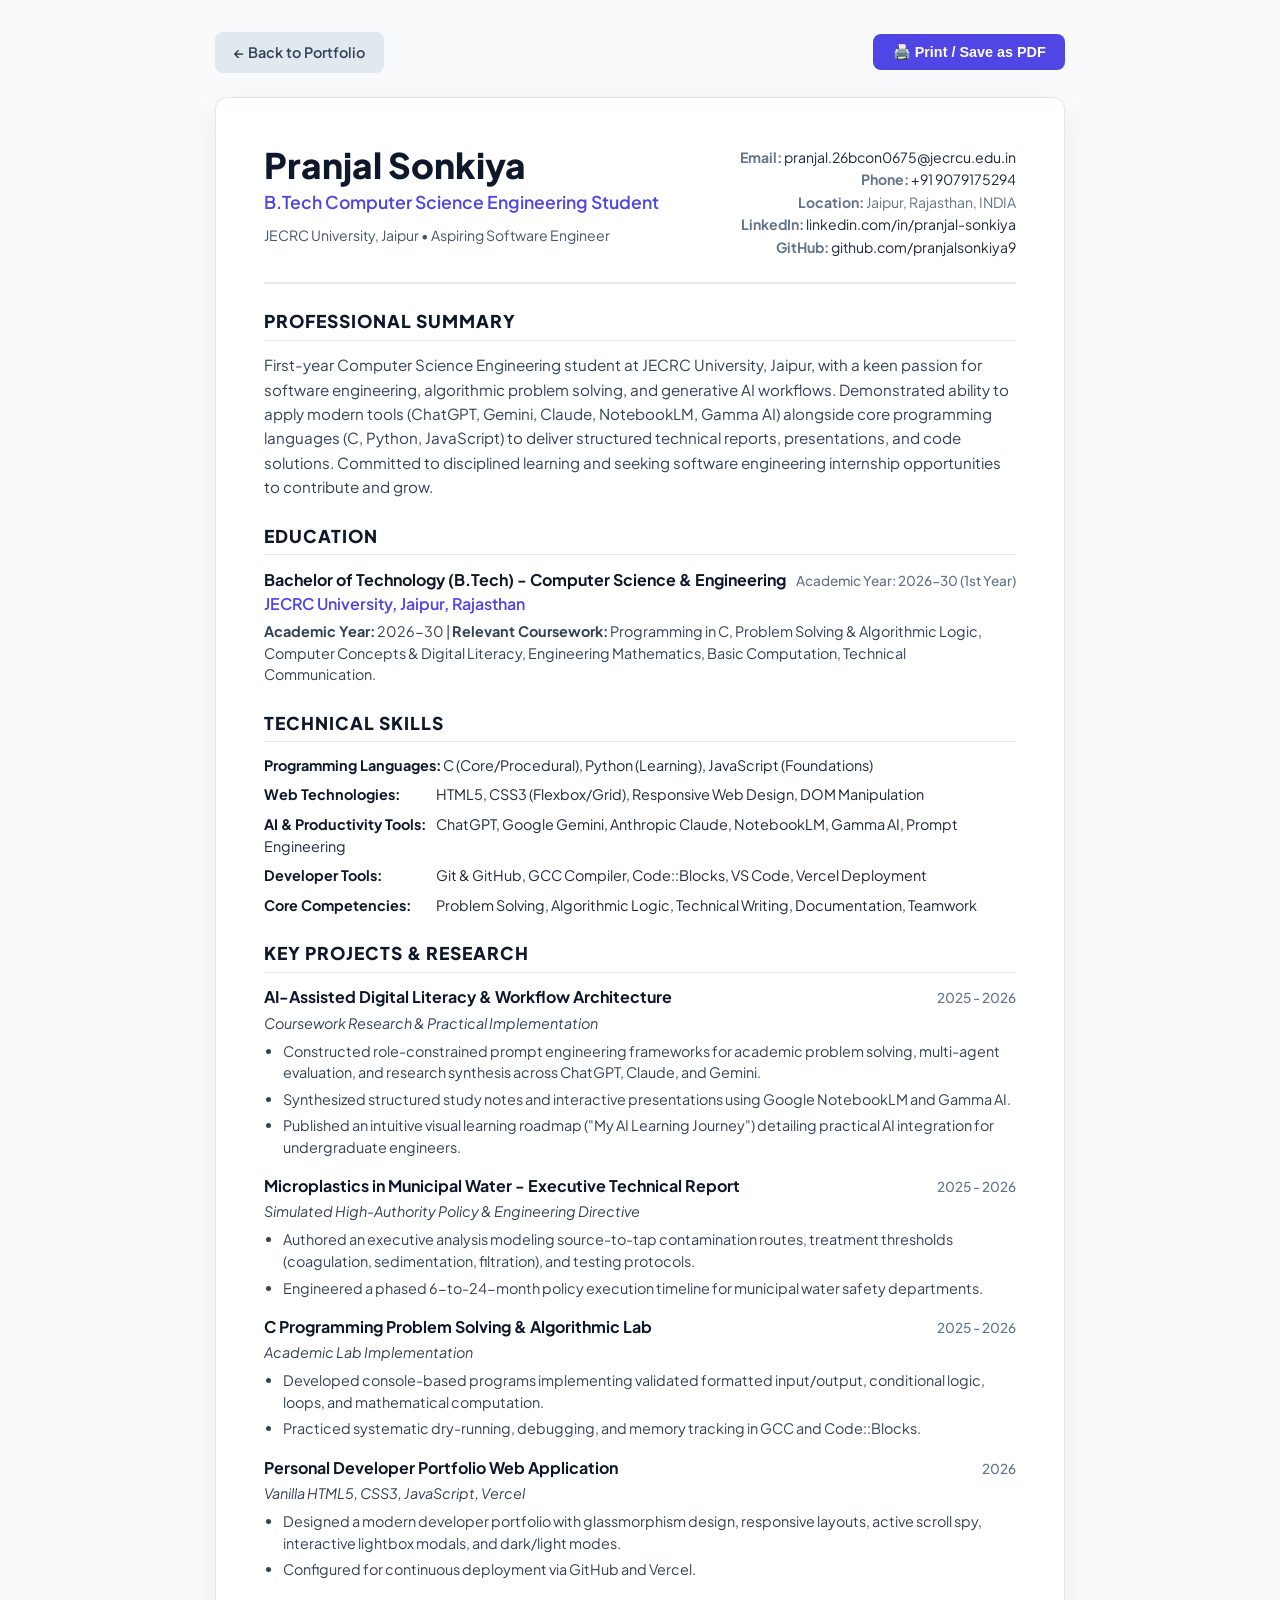
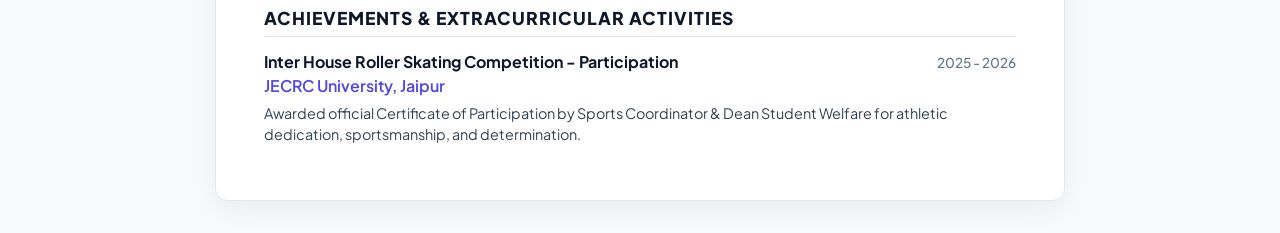
<file: resume.html>
<!DOCTYPE html>
<html lang="en">
<head>
  <meta charset="UTF-8">
  <meta name="viewport" content="width=device-width, initial-scale=1.0">
  <title>Pranjal Sonkiya - Resume | B.Tech CSE Student</title>
  <meta name="description" content="Official Resume of Pranjal Sonkiya, B.Tech CSE 1st Year student at JECRC University, Jaipur.">
  <link rel="preconnect" href="https://fonts.googleapis.com">
  <link rel="preconnect" href="https://fonts.gstatic.com" crossorigin>
  <link href="https://fonts.googleapis.com/css2?family=Plus+Jakarta+Sans:wght@400;500;600;700;800&family=JetBrains+Mono:wght@400;500;600&display=swap" rel="stylesheet">
  <style>
    :root {
      --primary: #0f172a;
      --accent: #4f46e5;
      --text: #1e293b;
      --text-muted: #64748b;
      --border: #e2e8f0;
      --bg: #f8fafc;
      --card: #ffffff;
    }

    * {
      box-sizing: border-box;
      margin: 0;
      padding: 0;
    }

    body {
      font-family: 'Plus Jakarta Sans', sans-serif;
      background-color: var(--bg);
      color: var(--text);
      line-height: 1.5;
      padding: 2rem 1rem;
    }

    .toolbar {
      max-width: 850px;
      margin: 0 auto 1.5rem;
      display: flex;
      justify-content: space-between;
      align-items: center;
    }

    .btn {
      display: inline-flex;
      align-items: center;
      gap: 0.5rem;
      padding: 0.6rem 1.2rem;
      border-radius: 8px;
      font-weight: 600;
      font-size: 0.9rem;
      text-decoration: none;
      cursor: pointer;
      border: none;
      transition: all 0.2s;
    }

    .btn-back {
      background: #e2e8f0;
      color: #334155;
    }
    .btn-back:hover {
      background: #cbd5e1;
    }

    .btn-print {
      background: var(--accent);
      color: #fff;
    }
    .btn-print:hover {
      background: #4338ca;
    }

    .resume-paper {
      max-width: 850px;
      margin: 0 auto;
      background: var(--card);
      border: 1px solid var(--border);
      border-radius: 12px;
      padding: 3rem;
      box-shadow: 0 10px 30px rgba(0, 0, 0, 0.06);
    }

    .header-section {
      border-bottom: 2px solid var(--border);
      padding-bottom: 1.5rem;
      margin-bottom: 1.5rem;
      display: flex;
      justify-content: space-between;
      align-items: flex-start;
    }

    .candidate-name {
      font-size: 2.2rem;
      font-weight: 800;
      color: var(--primary);
      line-height: 1.1;
      margin-bottom: 0.3rem;
    }

    .candidate-subtitle {
      font-size: 1.1rem;
      color: var(--accent);
      font-weight: 600;
      margin-bottom: 0.6rem;
    }

    .contact-info {
      font-size: 0.88rem;
      color: var(--text-muted);
      line-height: 1.6;
      text-align: right;
    }

    .contact-info a {
      color: var(--text);
      text-decoration: none;
    }
    .contact-info a:hover {
      color: var(--accent);
      text-decoration: underline;
    }

    .section-title {
      font-size: 1.1rem;
      font-weight: 800;
      text-transform: uppercase;
      letter-spacing: 1px;
      color: var(--primary);
      border-bottom: 1.5px solid var(--border);
      padding-bottom: 0.3rem;
      margin: 1.5rem 0 0.8rem;
    }

    .summary-text {
      font-size: 0.95rem;
      color: #334155;
      line-height: 1.6;
    }

    .item-header {
      display: flex;
      justify-content: space-between;
      align-items: baseline;
      margin-bottom: 0.2rem;
    }

    .item-title {
      font-size: 1rem;
      font-weight: 700;
      color: var(--primary);
    }

    .item-org {
      font-weight: 600;
      color: var(--accent);
    }

    .item-date {
      font-size: 0.85rem;
      color: var(--text-muted);
      font-weight: 500;
    }

    .item-desc {
      font-size: 0.9rem;
      color: #334155;
      margin-bottom: 0.4rem;
    }

    ul.bullet-list {
      padding-left: 1.2rem;
      font-size: 0.9rem;
      color: #334155;
      margin-bottom: 0.8rem;
    }

    ul.bullet-list li {
      margin-bottom: 0.3rem;
    }

    .skills-row {
      margin-bottom: 0.5rem;
      font-size: 0.9rem;
    }

    .skills-label {
      font-weight: 700;
      color: var(--primary);
      display: inline-block;
      min-width: 170px;
    }

    @media print {
      body {
        background: #fff;
        padding: 0;
      }
      .toolbar {
        display: none !important;
      }
      .resume-paper {
        border: none;
        box-shadow: none;
        padding: 0;
        margin: 0;
        max-width: 100%;
      }
    }

    @media (max-width: 600px) {
      .header-section {
        flex-direction: column;
        gap: 1rem;
      }
      .contact-info {
        text-align: left;
      }
      .resume-paper {
        padding: 1.5rem;
      }
    }
  </style>
</head>
<body>
  <div class="toolbar">
    <a href="index.html" class="btn btn-back">← Back to Portfolio</a>
    <button onclick="window.print()" class="btn btn-print">🖨️ Print / Save as PDF</button>
  </div>

  <div class="resume-paper">
    <!-- Header -->
    <header class="header-section">
      <div>
        <h1 class="candidate-name">Pranjal Sonkiya</h1>
        <p class="candidate-subtitle">B.Tech Computer Science Engineering Student</p>
        <p style="font-size: 0.88rem; color: #475569;">JECRC University, Jaipur • Aspiring Software Engineer</p>
      </div>
      <div class="contact-info">
        <div><strong>Email:</strong> <a href="mailto:pranjal.26bcon0675@jecrcu.edu.in">pranjal.26bcon0675@jecrcu.edu.in</a></div>
        <div><strong>Phone:</strong> <a href="tel:9079175294">+91 9079175294</a></div>
        <div><strong>Location:</strong> Jaipur, Rajasthan, INDIA</div>
        <div><strong>LinkedIn:</strong> <a href="https://www.linkedin.com/in/pranjal-sonkiya-b70b28413/" target="_blank">linkedin.com/in/pranjal-sonkiya</a></div>
        <div><strong>GitHub:</strong> <a href="https://github.com/pranjalsonkiya9" target="_blank">github.com/pranjalsonkiya9</a></div>
      </div>
    </header>

    <!-- Professional Summary -->
    <section>
      <h2 class="section-title">Professional Summary</h2>
      <p class="summary-text">
        First-year Computer Science Engineering student at JECRC University, Jaipur, with a keen passion for 
        software engineering, algorithmic problem solving, and generative AI workflows. Demonstrated ability 
        to apply modern tools (ChatGPT, Gemini, Claude, NotebookLM, Gamma AI) alongside core programming languages 
        (C, Python, JavaScript) to deliver structured technical reports, presentations, and code solutions. 
        Committed to disciplined learning and seeking software engineering internship opportunities to contribute and grow.
      </p>
    </section>

    <!-- Education -->
    <section>
      <h2 class="section-title">Education</h2>
      <div class="item-header">
        <div>
          <span class="item-title">Bachelor of Technology (B.Tech) - Computer Science & Engineering</span>
          <div class="item-org">JECRC University, Jaipur, Rajasthan</div>
        </div>
        <span class="item-date">Academic Year: 2026-30 (1st Year)</span>
      </div>
      <p class="item-desc" style="margin-top: 0.3rem;">
        <strong>Academic Year:</strong> 2026-30 | <strong>Relevant Coursework:</strong> Programming in C, Problem Solving & Algorithmic Logic, Computer Concepts & Digital Literacy, 
        Engineering Mathematics, Basic Computation, Technical Communication.
      </p>
    </section>

    <!-- Technical Skills -->
    <section>
      <h2 class="section-title">Technical Skills</h2>
      <div class="skills-row">
        <span class="skills-label">Programming Languages:</span>
        <span>C (Core/Procedural), Python (Learning), JavaScript (Foundations)</span>
      </div>
      <div class="skills-row">
        <span class="skills-label">Web Technologies:</span>
        <span>HTML5, CSS3 (Flexbox/Grid), Responsive Web Design, DOM Manipulation</span>
      </div>
      <div class="skills-row">
        <span class="skills-label">AI & Productivity Tools:</span>
        <span>ChatGPT, Google Gemini, Anthropic Claude, NotebookLM, Gamma AI, Prompt Engineering</span>
      </div>
      <div class="skills-row">
        <span class="skills-label">Developer Tools:</span>
        <span>Git & GitHub, GCC Compiler, Code::Blocks, VS Code, Vercel Deployment</span>
      </div>
      <div class="skills-row">
        <span class="skills-label">Core Competencies:</span>
        <span>Problem Solving, Algorithmic Logic, Technical Writing, Documentation, Teamwork</span>
      </div>
    </section>

    <!-- Projects -->
    <section>
      <h2 class="section-title">Key Projects & Research</h2>

      <div style="margin-bottom: 1rem;">
        <div class="item-header">
          <span class="item-title">AI-Assisted Digital Literacy & Workflow Architecture</span>
          <span class="item-date">2025 - 2026</span>
        </div>
        <p class="item-desc"><em>Coursework Research & Practical Implementation</em></p>
        <ul class="bullet-list">
          <li>Constructed role-constrained prompt engineering frameworks for academic problem solving, multi-agent evaluation, and research synthesis across ChatGPT, Claude, and Gemini.</li>
          <li>Synthesized structured study notes and interactive presentations using Google NotebookLM and Gamma AI.</li>
          <li>Published an intuitive visual learning roadmap ("My AI Learning Journey") detailing practical AI integration for undergraduate engineers.</li>
        </ul>
      </div>

      <div style="margin-bottom: 1rem;">
        <div class="item-header">
          <span class="item-title">Microplastics in Municipal Water - Executive Technical Report</span>
          <span class="item-date">2025 - 2026</span>
        </div>
        <p class="item-desc"><em>Simulated High-Authority Policy & Engineering Directive</em></p>
        <ul class="bullet-list">
          <li>Authored an executive analysis modeling source-to-tap contamination routes, treatment thresholds (coagulation, sedimentation, filtration), and testing protocols.</li>
          <li>Engineered a phased 6-to-24-month policy execution timeline for municipal water safety departments.</li>
        </ul>
      </div>

      <div style="margin-bottom: 1rem;">
        <div class="item-header">
          <span class="item-title">C Programming Problem Solving & Algorithmic Lab</span>
          <span class="item-date">2025 - 2026</span>
        </div>
        <p class="item-desc"><em>Academic Lab Implementation</em></p>
        <ul class="bullet-list">
          <li>Developed console-based programs implementing validated formatted input/output, conditional logic, loops, and mathematical computation.</li>
          <li>Practiced systematic dry-running, debugging, and memory tracking in GCC and Code::Blocks.</li>
        </ul>
      </div>

      <div>
        <div class="item-header">
          <span class="item-title">Personal Developer Portfolio Web Application</span>
          <span class="item-date">2026</span>
        </div>
        <p class="item-desc"><em>Vanilla HTML5, CSS3, JavaScript, Vercel</em></p>
        <ul class="bullet-list">
          <li>Designed a modern developer portfolio with glassmorphism design, responsive layouts, active scroll spy, interactive lightbox modals, and dark/light modes.</li>
          <li>Configured for continuous deployment via GitHub and Vercel.</li>
        </ul>
      </div>
    </section>

    <!-- Extracurricular & Achievements -->
    <section>
      <h2 class="section-title">Achievements & Extracurricular Activities</h2>
      <div class="item-header">
        <div>
          <span class="item-title">Inter House Roller Skating Competition - Participation</span>
          <div class="item-org">JECRC University, Jaipur</div>
        </div>
        <span class="item-date">2025 - 2026</span>
      </div>
      <p class="item-desc" style="margin-top: 0.3rem;">
        Awarded official Certificate of Participation by Sports Coordinator & Dean Student Welfare for athletic 
        dedication, sportsmanship, and determination.
      </p>
    </section>
  </div>
</body>
</html>
</file>
